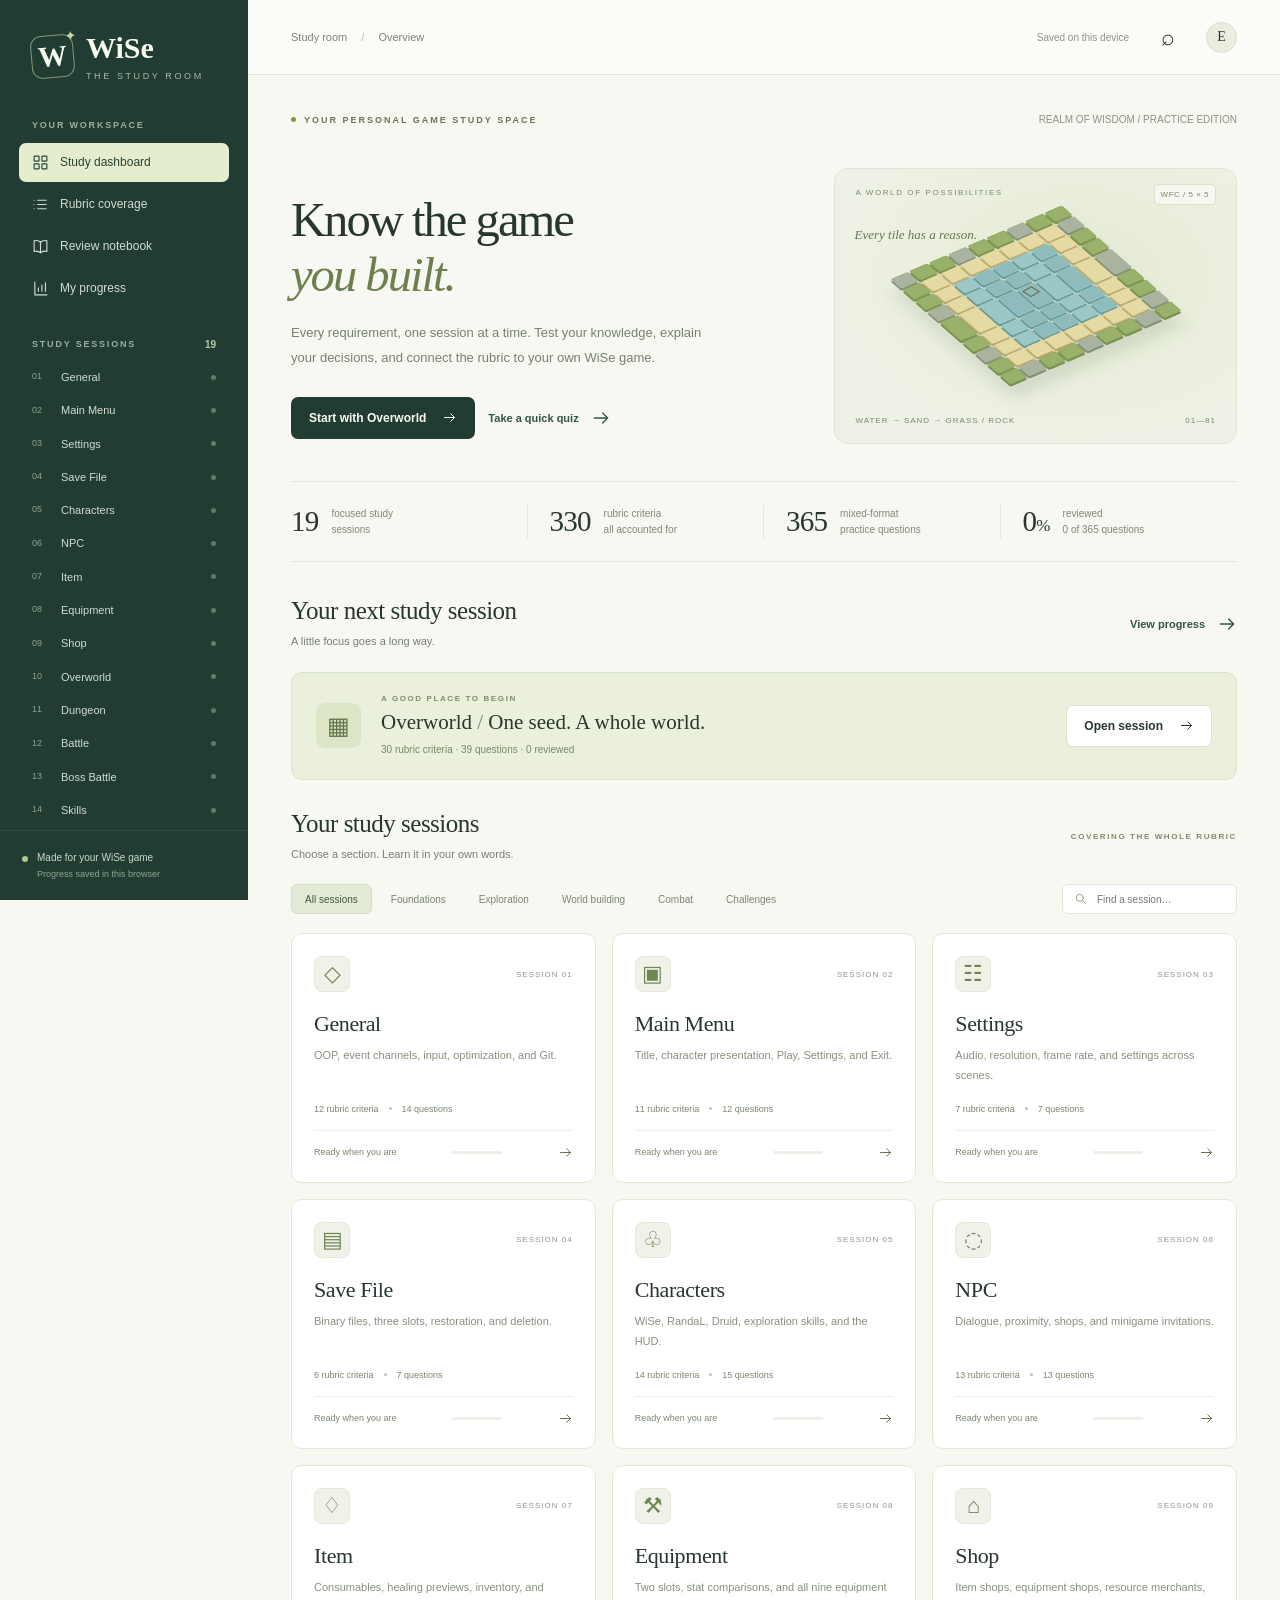
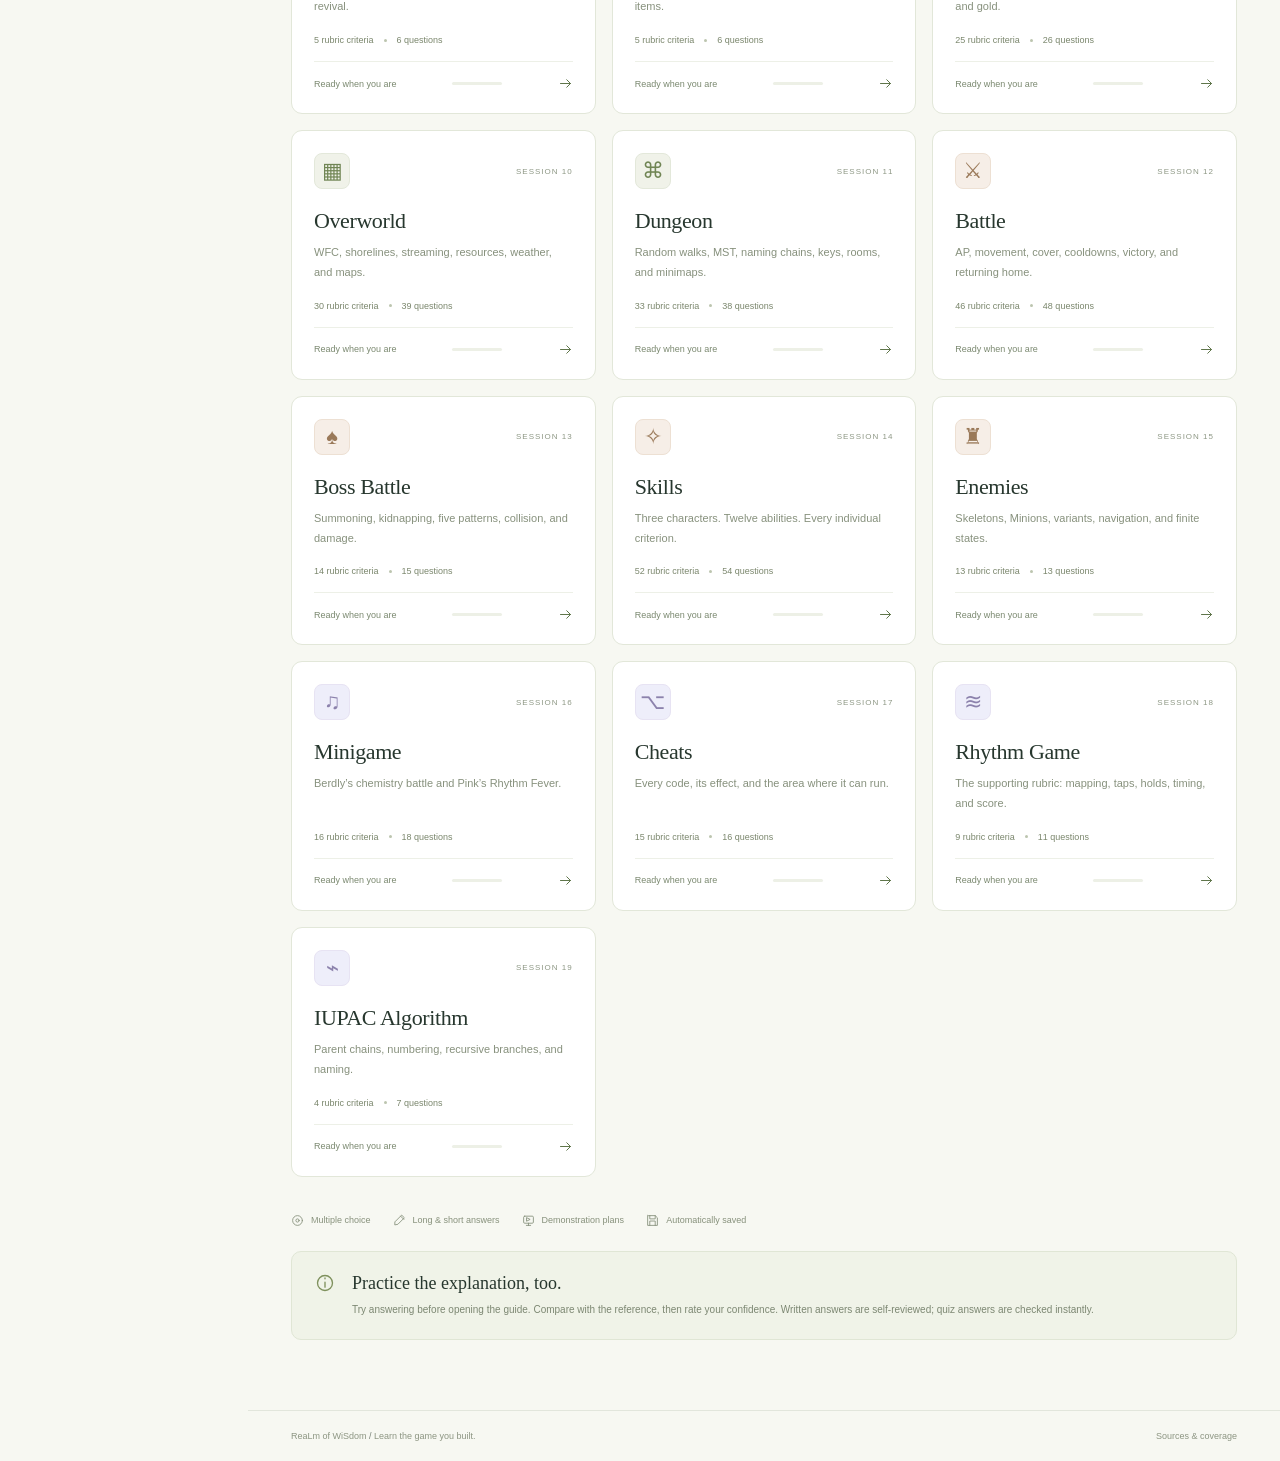
<file: index.html>
<!doctype html>
<html lang="en">
<head>
  <meta charset="UTF-8"><meta name="viewport" content="width=device-width,initial-scale=1">
  <meta name="description" content="Practice every WiSe rubric requirement, one study session at a time. Quizzes, explanations, demonstration plans, and your game’s source references.">
  <meta name="theme-color" content="#203c33">
  <title>WiSe — Your study room</title>
  <link rel="icon" href="favicon.svg" type="image/svg+xml">
  <link rel="stylesheet" href="styles.css">
  <script defer src="library/vendor/marked.js"></script><script defer src="library/vendor/purify.js"></script>
  <script defer src="app.js"></script>
</head>
<body>
  <a href="#main" class="skip-link">Skip to content</a>
  <aside class="sidebar" id="sidebar" aria-label="Study navigation">
    <a href="#home" class="brand"><span class="brand-mark">W<span>✦</span></span><span>WiSe<span class="brand-sub">THE STUDY ROOM</span></span></a>
    <div class="nav-eyebrow">YOUR WORKSPACE</div>
    <nav id="primary-nav"></nav>
    <div class="nav-eyebrow session-nav-label">STUDY SESSIONS <span>19</span></div>
    <nav id="section-nav" aria-label="Rubric sections"></nav>
    <div class="sidebar-bottom"><span class="save-dot"></span><div>Made for your WiSe game<small>Progress saved in this browser</small></div></div>
  </aside>
  <div class="page-shell">
    <header class="topbar"><div class="topbar-left"><button id="menu-button" class="icon-button mobile-only" aria-label="Toggle navigation" aria-controls="sidebar" aria-expanded="false">☰</button><span id="breadcrumb">Study room <span>/</span> Overview</span></div><div class="topbar-actions"><span class="saved-label" id="save-label">Saved on this device</span><button class="icon-button" id="search-button" aria-label="Search all questions">⌕</button><a class="avatar" href="#progress" aria-label="Your progress">E</a></div></header>
    <main id="main" tabindex="-1"><div class="loading"><span class="loading-mark">W</span><p>Opening your study room…</p></div></main>
    <footer class="page-footer"><span>ReaLm of WiSdom <span class="muted">/</span> Learn the game you built.</span><a href="#sources">Sources & coverage</a></footer>
  </div>
  <dialog id="search-dialog" class="search-dialog"><div class="dialog-top"><h2>Find a question</h2><button class="icon-button" data-close-dialog="search-dialog" aria-label="Close search">×</button></div><label class="sr-only" for="search-input">Search questions, sections, or source rows</label><input id="search-input" placeholder="Try WFC, Druid, cooldown, or Overworld!B17…" type="search"><div id="search-results"></div></dialog>
  <dialog id="confirm-dialog"><div class="dialog-top"><h2 id="confirm-title">Start a fresh attempt?</h2><button class="icon-button" data-close-dialog="confirm-dialog" aria-label="Close confirmation">×</button></div><p id="confirm-text"></p><div class="dialog-actions"><button class="button secondary" data-close-dialog="confirm-dialog">Cancel</button><button class="button primary" id="confirm-action">Continue</button></div></dialog>
  <input id="import-file" type="file" accept="application/json,.json" hidden>
  <div id="toast" role="status" aria-live="polite"></div>
  <noscript>This study room needs JavaScript to save answers and run quizzes.</noscript>
</body>
</html>
</file>
<file: styles.css>
:root{--green:#203c33;--forest:#315548;--olive:#61743c;--lime:#e5edc7;--ink:#27372e;--muted:#758075;--paper:#f7f8f2;--line:#e2e6dc;--white:#fff;--amber:#976428;--red:#9b4a3b;--radius:14px;font-family:'Segoe UI',Arial,sans-serif;color:var(--ink);background:var(--paper);font-synthesis:none}
*{box-sizing:border-box}body{margin:0}button,input,textarea,select{font:inherit}button,a,input,textarea,select{-webkit-tap-highlight-color:transparent}button{cursor:pointer}a{color:inherit;text-decoration:none}button:disabled{cursor:default;opacity:.45}a:focus-visible,button:focus-visible,input:focus-visible,textarea:focus-visible,select:focus-visible,summary:focus-visible{outline:3px solid #93a864;outline-offset:4px}button{color:inherit}svg{width:20px;height:20px;fill:none;stroke:currentColor;stroke-width:1.6;stroke-linecap:round;stroke-linejoin:round;flex-shrink:0}p{line-height:1.7}h1,h2,h3,p{margin-top:0}.muted{color:var(--muted)}.sr-only{position:absolute;width:1px;height:1px;overflow:hidden;clip:rect(0,0,0,0);white-space:nowrap}.skip-link{position:fixed;top:-80px;left:280px;z-index:100;background:var(--green);color:white;padding:12px}.skip-link:focus{top:12px}.sidebar{position:fixed;inset:0 auto 0 0;width:248px;background:var(--green);color:#d1dcd2;padding:31px 19px 105px;overflow-y:auto;z-index:20;scrollbar-width:thin;scrollbar-color:#647b6a transparent}.brand{display:flex;gap:12px;align-items:center;padding:0 12px 39px;font:600 30px Georgia,serif;color:#f8f9ee}.brand-mark{width:43px;height:43px;border:1px solid #839778;display:grid;place-items:center;transform:rotate(-5deg);position:relative;border-radius:11px;font-size:29px}.brand-mark>span{font:14px Arial;position:absolute;right:-5px;top:-7px;color:#c6d9a3}.brand-sub{display:block;font:9px 'Segoe UI',sans-serif;letter-spacing:2.6px;margin-top:6px;color:#a9bbaa}.nav-eyebrow{font-size:9px;letter-spacing:1.8px;color:#9baf9c;margin:0 13px 13px;font-weight:600}.nav-eyebrow>span{float:right;color:#b7c8ad;letter-spacing:0;font-size:10px}.nav-item{display:flex;align-items:center;gap:11px;padding:11px 13px;border-radius:7px;font-size:12px;line-height:1.3;margin:3px 0}.nav-item svg{width:17px;height:17px}.nav-item.active{background:#e4edce;color:#274333}.nav-item:not(.active):hover{background:#ffffff0c;color:white}.nav-count{margin-left:auto;font-size:10px;color:#a5b69d}.active .nav-count{color:var(--forest)}.session-nav-label{margin-top:31px}.section-nav-item{font-size:11px;padding:8px 13px}.section-nav-item .nav-no{font-size:9px;color:#91a58c;min-width:18px;font-variant-numeric:tabular-nums}.section-nav-item .tiny-dot{margin-left:auto;width:5px;height:5px;border-radius:50%;background:#637c60}.section-nav-item .tiny-dot.done{background:#b6cf83}.sidebar-bottom{position:fixed;bottom:0;left:0;width:248px;padding:21px 22px;background:var(--green);border-top:1px solid #ffffff12;display:flex;gap:9px;align-items:flex-start;font-size:10px;color:#cad7c6}.save-dot{width:6px;height:6px;background:#b1c88c;border-radius:50%;margin-top:4px;flex-shrink:0}.sidebar-bottom small{display:block;font-size:9px;margin-top:6px;color:#8fa78e}.page-shell{margin-left:248px}.topbar{height:75px;border-bottom:1px solid var(--line);padding:0 43px;display:flex;justify-content:space-between;align-items:center;background:#fbfcf7}.topbar-left{display:flex;gap:12px;align-items:center}#breadcrumb{font-size:11px;color:#7b8476}#breadcrumb span{margin:0 11px;color:#b4bcae}.topbar-actions{display:flex;gap:21px;align-items:center}.saved-label{font-size:10px;color:#8a9285}.avatar{display:grid;place-items:center;width:31px;height:31px;background:#eaeddf;border:1px solid #d8dece;border-radius:50%;font:14px Georgia,serif}.icon-button{border:0;background:transparent;padding:7px;font-size:23px;line-height:1;min-width:35px;min-height:35px;display:inline-grid;place-items:center;border-radius:6px}.icon-button:hover{background:#dce3d450}.mobile-only{display:none}main{max-width:1450px;min-height:calc(100vh - 145px);padding:39px 43px 70px;margin:auto;outline:none}.eyebrow{font-size:9px;font-weight:650;letter-spacing:2px;text-transform:uppercase;color:#687756;display:flex;gap:8px;align-items:center}.eyebrow .dot{width:5px;height:5px;background:#829849;border-radius:50%}.welcome-line{display:flex;justify-content:space-between;align-items:center;margin-bottom:28px}.date-stamp{font-size:10px;color:#8b9382}.hero{display:grid;grid-template-columns:1.2fr .95fr;gap:35px;align-items:center;padding:15px 0 37px}.hero h1{font:400 clamp(37px,3.8vw,59px)/1.12 Georgia,serif;letter-spacing:-2px;margin:20px 0 19px}.hero h1 em{font-weight:400;color:#6e7f4f}.hero p{max-width:420px;font-size:12px;line-height:1.9;color:#76816f;margin-bottom:26px}.hero-actions{display:flex;gap:13px;align-items:center}.button{border:1px solid transparent;border-radius:7px;display:inline-flex;gap:16px;align-items:center;justify-content:center;padding:12px 17px;font-size:11px;font-weight:600;line-height:1.35;min-height:41px}.button svg{width:15px;height:15px}.primary{background:var(--green);color:#f9fbf1}.primary:hover{background:#385545}.secondary{background:#fff;border-color:#dce2d3}.secondary:hover{background:#edf1e4}.text-link{display:inline-flex;gap:12px;align-items:center;font-size:11px;color:var(--forest);font-weight:600}.text-link:hover{text-decoration:underline}.hero-art{height:276px;position:relative;border-radius:14px;border:1px solid #e0e4d3;background:radial-gradient(ellipse at 60% 40%,#e5ebd4,transparent 72%),#eef1e5;overflow:hidden}.art-header,.art-bottom{position:absolute;left:20px;right:20px;display:flex;justify-content:space-between;font-size:8px;letter-spacing:1.6px;color:#7b8968;z-index:2}.art-header{top:19px}.art-bottom{bottom:18px;letter-spacing:1px}.art-header b{font-weight:500;background:#fff8;border:1px solid #d9e1c8;border-radius:4px;padding:5px 6px;margin-top:-4px;letter-spacing:.5px}.tile-grid{width:209px;height:209px;display:grid;grid-template-columns:repeat(9,1fr);gap:2px;position:absolute;left:50%;top:46%;transform:translate(-50%,-50%) rotateX(52deg) rotateZ(-35deg);transform-style:preserve-3d;filter:drop-shadow(-10px 19px 10px #5b74532a)}.tile{background:#99b16a;border:1px solid #8fa65f;border-radius:2px;box-shadow:-2px 3px 0 #79934d}.tile.water{background:#8ebcbc;border-color:#93c6c2;box-shadow:-2px 3px 0 #689998}.tile.sand{background:#e5d9a4;border-color:#dfd19b;box-shadow:-2px 3px 0 #baa96d}.tile.rock{background:#aab3a0;border-color:#a7b39d;box-shadow:-2px 3px 0 #829178}.tile.water:nth-child(3n){background:#9bc8c6}.art-seed{position:absolute;top:58px;left:19px;font:italic 13px Georgia,serif;color:#63794f}.tile.boat:after{content:'◇';display:block;color:#6a5632;transform:rotate(35deg);text-align:center;font-size:23px;font-weight:800;line-height:18px}.stats-row{display:grid;grid-template-columns:repeat(4,1fr);border-top:1px solid var(--line);border-bottom:1px solid var(--line);padding:23px 0;margin-bottom:35px}.stat{padding:0 22px;border-right:1px solid var(--line);display:flex;align-items:center;gap:13px}.stat:first-child{padding-left:0}.stat:last-child{border:0}.stat strong{font:29px Georgia,serif;letter-spacing:-.8px}.stat span{font-size:10px;line-height:1.55;color:#7f8878;max-width:100px}.section-heading{display:flex;align-items:center;justify-content:space-between;gap:15px;margin:30px 0 21px}.section-heading h2{font:25px Georgia,serif;letter-spacing:-.5px;margin:0 0 7px}.section-heading p{font-size:11px;color:var(--muted);margin:0}.continue-card{background:#eaf0dc;border:1px solid #dbe4c9;border-radius:11px;display:flex;align-items:center;padding:21px 24px;gap:20px}.continue-symbol{background:#dce6c6;border-radius:9px;display:grid;place-items:center;flex-shrink:0;width:45px;height:45px;font-size:24px;color:#63794b}.overline{font-size:8px;letter-spacing:1.6px;color:#7f8c68;font-weight:600}.continue-card h3{font:21px Georgia,serif;margin:7px 0 6px}.continue-card p{font-size:10px;color:#7a8768;margin:0}.continue-card .button{margin-left:auto}.filterbar{display:flex;justify-content:space-between;gap:15px;flex-wrap:wrap;margin-bottom:19px}.chips{display:flex;gap:5px;flex-wrap:wrap}.chip{border:1px solid transparent;background:transparent;color:#7b8475;padding:7px 13px;border-radius:6px;font-size:10px}.chip.selected{background:#e4ead8;border-color:#d5dfc8;color:#3f583b}.chip:hover{background:#e8eddf}.inline-search{display:flex;align-items:center;gap:7px;border:1px solid var(--line);background:#fff;border-radius:6px;padding:7px 11px}.inline-search svg{width:14px;height:14px;color:#8e9984}.inline-search input{border:0;outline:none;background:transparent;font-size:10px;width:130px;color:var(--ink)}.section-grid{display:grid;grid-template-columns:repeat(3,minmax(0,1fr));gap:16px}.section-card{background:white;border:1px solid #e2e7d9;border-radius:11px;padding:22px;display:flex;flex-direction:column;min-height:230px;transition:transform .18s,border-color .18s,box-shadow .18s}.section-card:hover{transform:translateY(-3px);border-color:#afbf91;box-shadow:0 7px 25px #324b2010}.card-header{display:flex;justify-content:space-between;align-items:center;margin-bottom:19px}.section-icon{display:grid;place-items:center;width:36px;height:36px;background:#f0f2e9;border:1px solid #e3e8da;border-radius:8px;font-size:22px;color:#708554}.section-icon.combat{background:#f6eee7;color:#9a7959;border-color:#ede0d3}.section-icon.challenges{background:#eeeefa;color:#8c82ac;border-color:#e7e3f3}.session-no{font-size:8px;color:#8d9784;letter-spacing:1px}.section-card h3{font:22px Georgia,serif;letter-spacing:-.4px;margin:0 0 9px}.section-card p{font-size:10px;color:#87917d;line-height:1.8;margin:0 0 18px}.card-info{font-size:9px;color:#7a866c;display:flex;gap:10px;align-items:center;margin-top:auto;margin-bottom:16px}.card-info .separator{width:3px;height:3px;background:#bcc5af;border-radius:50%}.card-foot{padding-top:14px;border-top:1px solid #edf0e7;display:flex;justify-content:space-between;gap:10px;align-items:center}.card-foot>span{font-size:9px;color:#7b8970}.card-foot strong{font-weight:500;color:#597043}.card-foot svg{width:15px;height:15px;color:#60764b}.mini-track{height:3px;background:#edf0e6;flex:1;max-width:50px;border-radius:5px;overflow:hidden}.mini-track i{display:block;height:100%;background:#91a76a}.format-legend{display:flex;gap:22px;flex-wrap:wrap;padding:24px 0;margin-top:13px;color:#87917c;font-size:9px}.format-legend span{display:flex;gap:7px;align-items:center}.format-legend svg{width:13px;height:13px}.tip{border:1px solid #e0e6d5;padding:21px 23px;border-radius:10px;display:flex;gap:17px;background:#f0f3e8}.tip svg{color:#7e905c;flex-shrink:0}.tip h3{font:18px Georgia,serif;margin-bottom:7px}.tip p{font-size:10px;color:#7c8772;margin:0}.page-footer{padding:20px 43px;border-top:1px solid var(--line);display:flex;justify-content:space-between;gap:15px;font-size:9px;color:#8c9582}.page-footer a:hover{text-decoration:underline}.page-title{font:42px Georgia,serif;letter-spacing:-1.2px;margin:16px 0 14px}.page-intro{max-width:660px;font-size:12px;color:#7b8673;margin-bottom:28px}.page-top-actions{display:flex;gap:10px;flex-wrap:wrap;margin:20px 0 30px}.session-heading{display:flex;gap:20px;justify-content:space-between;align-items:flex-start;margin-bottom:26px}.session-heading .page-title{margin-top:13px;margin-bottom:9px}.session-heading p{font-size:11px;color:var(--muted);margin:0}.session-tools{display:flex;gap:8px;align-items:center;margin-top:15px}.session-layout{display:grid;grid-template-columns:minmax(0,1fr) 222px;gap:24px;align-items:start}.question-panel{border:1px solid var(--line);border-radius:13px;background:#fff;overflow:hidden}.question-panel-top{padding:19px 27px;border-bottom:1px solid var(--line);display:flex;justify-content:space-between;align-items:center;background:#fcfdf9;font-size:10px;color:#8b967f}.question-type{display:flex;gap:7px;align-items:center;color:#73865b}.question-type svg{width:14px;height:14px}.question-content{padding:28px}.source-label{font-size:9px;color:#8d987e;display:flex;gap:7px;align-items:center;margin-bottom:15px;flex-wrap:wrap}.badge{border:1px solid #dfe6d4;border-radius:4px;padding:4px 7px;font-size:8px;letter-spacing:.5px;color:#76865e;background:#f2f5eb}.badge.warm{background:#fbf0df;color:#9b763d;border-color:#f1ddbb}.question-content h2{font:26px/1.45 Georgia,serif;letter-spacing:-.3px;margin-bottom:17px}.question-prompt{font-size:12px;line-height:1.9;margin-bottom:24px;color:#69775e}.warning{padding:13px 15px;border-left:3px solid #cba66e;background:#fbf6eb;font-size:11px;line-height:1.7;color:#947346;margin:17px 0 22px;border-radius:0 6px 6px 0}.choices{display:grid;gap:10px;margin:22px 0}.choice{display:flex;gap:13px;align-items:flex-start;border:1px solid #e1e7d9;padding:16px;border-radius:8px;cursor:pointer;font-size:11px;line-height:1.7;position:relative}.choice:hover{background:#f6f8f0}.choice:has(input:checked){background:#f0f5e5;border-color:#93a775}.choice.correct{background:#ecf4e7;border-color:#83a16b}.choice.incorrect{background:#fbefeb;border-color:#c79887}.choice input{margin:3px 0 0;accent-color:#567349;flex-shrink:0}.choice-letter{font-size:10px;color:#8a977c;font-weight:600}.answer-field{display:block;margin:18px 0}.answer-field>span{display:block;font-size:10px;font-weight:600;color:#738464;margin-bottom:9px}.answer-field textarea{width:100%;border:1px solid #dfe5d5;background:#fcfdf9;border-radius:8px;resize:vertical;padding:15px;font-size:12px;line-height:1.8;color:#3d5036;min-height:100px}.answer-field textarea::placeholder{color:#a0aa94}.field-help{font-size:9px;color:#939e88;display:block;line-height:1.7;margin-top:6px}.personal-notes{margin:17px 0;font-size:10px;color:#86937b}.personal-notes summary{cursor:pointer;padding:7px 0}.personal-notes textarea{min-height:80px}.question-actions{display:flex;align-items:center;justify-content:space-between;gap:10px;margin-top:26px}.bookmark{border:0;background:transparent;color:#8c997d;display:flex;align-items:center;gap:7px;font-size:10px;padding:9px}.bookmark.on{color:#7f742d}.bookmark svg{width:15px;height:15px}.feedback{margin-top:25px;border-top:1px solid var(--line);padding-top:25px}.feedback h3{font:21px Georgia,serif;margin-bottom:12px}.feedback>p{font-size:12px;color:#6f7f62;line-height:1.85}.result-label{font-size:10px;font-weight:600;display:flex;gap:7px;align-items:center;margin-bottom:15px;color:#4f7743}.result-label.wrong{color:var(--red)}.result-label svg{width:16px;height:16px}.model-notes{font-size:11px;line-height:1.8;color:#738169}.model-notes h4{font-size:11px;color:#526748;margin:18px 0 8px}.model-notes p{margin-bottom:12px}.model-notes ul,.model-notes ol{padding-left:19px}.model-notes table{border-collapse:collapse;display:block;overflow:auto;max-width:100%;margin:12px 0;font-size:10px}.model-notes th,.model-notes td{padding:8px;border:1px solid var(--line);min-width:70px}.model-notes pre{overflow:auto;padding:12px;background:#f3f5ed}.model-notes code{font-size:10px}.reference-actions{display:flex;gap:18px;flex-wrap:wrap;margin:20px 0}.self-check{padding:15px;background:#f5f7ef;border:1px solid #e8eddc;border-radius:8px;margin:20px 0}.self-check h4{font-size:10px;letter-spacing:.4px;margin:0 0 11px;color:#6b7b5a}.self-check label{font-size:10px;display:flex;align-items:flex-start;gap:8px;line-height:1.7;margin:8px 0;color:#7b896d}.self-check input{accent-color:#66804e}.rating-label{font-size:10px;font-weight:600;color:#768767;margin:22px 0 11px}.ratings{display:flex;gap:8px;flex-wrap:wrap}.rating{border:1px solid #dce4d0;border-radius:6px;background:white;padding:10px 12px;font-size:10px}.rating.active{border-color:#829c60;background:#eaf1df;color:#4e6b37}.question-nav{display:flex;justify-content:space-between;gap:12px;align-items:center;padding:17px 24px;border-top:1px solid var(--line);background:#fbfcf7}.question-nav .text-link{font-size:10px}.session-aside{position:sticky;top:20px}.aside-card{border:1px solid var(--line);background:#fff;border-radius:10px;padding:20px;margin-bottom:15px}.aside-card h3{font:19px Georgia,serif;margin-bottom:13px}.aside-card p{font-size:10px;color:#8b967f;margin:7px 0;line-height:1.8}.progress-bar{height:5px;border-radius:6px;background:#edf1e5;overflow:hidden}.progress-bar i{display:block;height:100%;background:#8fa669}.aside-count{display:flex;justify-content:space-between;font-size:9px;color:#8c977e;margin:11px 0 14px}.question-dots{display:grid;grid-template-columns:repeat(6,1fr);gap:6px;margin-top:18px;max-height:310px;overflow-y:auto;padding:2px}.question-dot{border:1px solid #e4e8dc;border-radius:5px;font-size:9px;min-width:24px;height:25px;background:#f9faf5;color:#9ba58f;display:grid;place-items:center}.question-dot.current{outline:2px solid #8ea569;outline-offset:1px;color:var(--green)}.question-dot.done{background:#e3edcf;border-color:#c5d5a8;color:#5f793d}.question-dot.review{background:#f6ebd8;border-color:#ead6b2;color:#9f7c40}.aside-small{font-size:9px;color:#95a084;margin-top:13px;line-height:1.7}.aside-card .text-link{font-size:10px}.session-mode{font-size:10px;border:1px solid #dfe5d5;border-radius:6px;padding:9px;background:#fff;max-width:180px}.list-toolbar{display:flex;gap:12px;flex-wrap:wrap;align-items:center;margin:24px 0}.list-toolbar select,.list-toolbar input{border:1px solid #dce4d0;border-radius:6px;background:#fff;padding:10px 12px;font-size:11px}.list-toolbar input{min-width:235px;flex:1}.coverage-group{border:1px solid var(--line);background:#fff;border-radius:10px;margin-bottom:13px;overflow:hidden}.coverage-group>summary{cursor:pointer;display:flex;justify-content:space-between;align-items:center;padding:19px 22px;gap:15px;list-style:none}.coverage-group>summary h2{font:21px Georgia,serif;margin:0 0 6px}.coverage-group>summary p{font-size:9px;color:#8a967c;margin:0}.coverage-group>summary .summary-count{font-size:10px;color:#73895c;white-space:nowrap}.coverage-row{border-top:1px solid #edf0e6;display:flex;align-items:center;gap:13px;padding:14px 22px}.coverage-row:hover{background:#f8faf3}.row-status{width:20px;height:20px;display:grid;place-items:center;border-radius:50%;background:#f1f4e9;color:#899b70;font-size:10px;flex-shrink:0}.row-status.completed{background:#dfebca;color:#52742f}.row-status.weak{background:#f7e9cf;color:#aa8143}.row-info{min-width:0;flex:1}.row-info strong{font-size:11px;font-weight:500;display:block;line-height:1.7}.row-info small{display:block;font-size:9px;color:#98a28b;line-height:1.7;margin-top:3px}.coverage-row svg{width:14px;height:14px;color:#8a9b70}.question-list{display:grid;gap:10px}.question-list .coverage-row{border:1px solid var(--line);border-radius:9px;background:white;padding:19px}.empty{padding:60px 25px;text-align:center;border:1px dashed #d8e1cc;border-radius:12px;background:#fafcf5}.empty h2{font:26px Georgia,serif}.empty p{font-size:12px;color:#8a967d;max-width:450px;margin:0 auto 22px}.notice{font-size:11px;line-height:1.9;color:#7c886e;background:#eef3e3;border:1px solid #dce5cc;padding:19px 22px;border-radius:9px;margin:23px 0}.notice strong{color:#5e7548}.progress-table{background:white;border:1px solid var(--line);border-radius:10px;overflow:hidden}.progress-row{display:grid;grid-template-columns:1.3fr 1fr 70px 40px;gap:20px;align-items:center;padding:19px 22px;border-bottom:1px solid #eef1e7;font-size:11px}.progress-row:last-child{border:0}.progress-row .progress-bar{max-width:260px}.progress-row small{font-size:10px;color:#8a977a}.progress-row.head{background:#f1f5e8;color:#7a8b64;font-size:9px;letter-spacing:.5px}.summary-box{padding:35px;border:1px solid #dce5cb;border-radius:12px;background:#edf3e2;text-align:center;margin-bottom:24px}.summary-box h2{font:33px Georgia,serif;margin:15px 0}.summary-box p{font-size:12px;color:#7f8d6d}.summary-stats{display:flex;gap:35px;justify-content:center;margin:28px 0}.summary-stats strong{display:block;font:32px Georgia,serif;margin-bottom:7px}.summary-stats span{font-size:10px;color:#7b8b68}.source-grid{display:grid;grid-template-columns:1fr 1fr;gap:18px}.source-card{border:1px solid var(--line);border-radius:10px;background:white;padding:25px}.source-card h2{font:23px Georgia,serif}.source-card p,.source-card li{font-size:11px;line-height:1.9;color:#7a876d}.source-card ul{padding-left:18px}.source-card .text-link{margin-top:10px}.loading{text-align:center;padding:100px}.loading-mark{display:inline-grid;place-items:center;width:60px;height:60px;background:var(--green);color:#e4edce;border-radius:15px;font:40px Georgia,serif}.loading p{font-size:12px;margin:22px;color:#7f906b}dialog{border:1px solid #d8e0ce;border-radius:14px;box-shadow:0 30px 100px #12251240;padding:27px;width:min(600px,calc(100% - 30px));color:var(--ink);background:#fbfcf7}dialog::backdrop{background:#18312677;backdrop-filter:blur(3px)}.dialog-top{display:flex;justify-content:space-between;align-items:center;margin-bottom:20px}.dialog-top h2{font:27px Georgia,serif;margin:0}dialog>p{font-size:12px;color:#7f8c72}.dialog-actions{display:flex;justify-content:flex-end;gap:10px;margin-top:25px}.search-dialog{max-height:85vh}.search-dialog>input{width:100%;padding:14px;border:1px solid #dce4d0;border-radius:7px;font-size:12px;margin-bottom:20px}.search-dialog #search-results{overflow-y:auto;max-height:53vh}.search-dialog .coverage-row{padding:13px 6px}#toast{position:fixed;bottom:25px;left:calc(50% + 124px);transform:translateX(-50%) translateY(30px);background:var(--green);border:1px solid #71846b;color:#f5f8ed;box-shadow:0 9px 20px #12251220;padding:12px 22px;border-radius:8px;font-size:11px;max-width:90%;opacity:0;pointer-events:none;transition:.2s;z-index:100}#toast.show{transform:translateX(-50%) translateY(0);opacity:1}.import-note{font-size:10px;color:#8d987f}.reset-button{border:1px solid #e6dbcf;background:transparent;color:#9e7d61;font-size:10px;border-radius:6px;padding:10px 13px}.summary-actions{display:flex;gap:12px;justify-content:center;flex-wrap:wrap}.mobile-close{display:none}.no-results{font-size:12px;color:#8d987d;padding:30px 10px}.print-only{display:none}
@media(min-width:1500px){main{padding-top:50px}.hero-art{height:310px}.hero{gap:70px}.tile-grid{width:235px;height:235px}.section-card{min-height:245px;padding:25px}}
@media(max-width:1150px){.sidebar{width:215px}.sidebar-bottom{width:215px}.page-shell{margin-left:215px}.topbar{padding:0 28px}main{padding:30px 28px 55px}.hero{gap:20px}.hero h1{font-size:43px}.hero-art{height:259px}.section-grid{gap:13px}.section-card{padding:18px}.session-layout{grid-template-columns:minmax(0,1fr) 190px;gap:17px}.question-content{padding:23px}.aside-card{padding:16px}.question-dots{grid-template-columns:repeat(5,1fr)}.saved-label{display:none}.stat{padding:0 13px;gap:10px}.stat strong{font-size:26px}.page-footer{padding:20px 28px}#toast{left:calc(50% + 107px)}}
@media(max-width:950px){.section-grid{grid-template-columns:repeat(2,minmax(0,1fr))}.hero{grid-template-columns:1fr .8fr}.hero h1{font-size:38px;letter-spacing:-1.5px}.hero-art{height:240px}.tile-grid{width:174px;height:174px}.hero-actions{gap:10px}.hero-actions .button{padding:11px 13px;font-size:10px}.stat{display:block}.stat strong{display:block;margin-bottom:7px}.stat span{font-size:9px}.session-layout{grid-template-columns:1fr}.session-aside{position:static;display:grid;grid-template-columns:1fr 1fr;gap:15px}.question-dots{grid-template-columns:repeat(10,1fr);max-height:110px}.session-heading{display:block}.session-tools{margin-top:20px}.source-grid{grid-template-columns:1fr}}
@media(max-width:740px){.sidebar{transform:translateX(-100%);transition:transform .2s;width:248px}.sidebar-bottom{width:248px}.menu-open .sidebar{transform:translateX(0);box-shadow:20px 0 100px #142a2040}.page-shell{margin-left:0}.mobile-only{display:inline-grid}.topbar{padding:0 19px;height:64px}.topbar-actions{gap:10px}.topbar #breadcrumb{font-size:10px}main{padding:26px 21px 45px}.welcome-line{margin-bottom:10px}.date-stamp{display:none}.hero{grid-template-columns:1fr;gap:25px;padding-bottom:26px}.hero h1{font-size:44px;margin-top:12px}.hero p{max-width:480px}.hero-art{height:240px}.tile-grid{width:213px;height:213px}.art-seed{top:55px}.stats-row{padding:20px 0;margin-bottom:23px}.stat{padding:0 14px}.stat strong{font-size:25px}.stat span{font-size:9px}.section-heading{margin-top:26px}.section-heading h2{font-size:23px}.section-heading .text-link{font-size:9px;gap:6px}.continue-card{padding:18px;gap:13px;flex-wrap:wrap}.continue-card .button{margin-left:auto}.continue-card h3{font-size:20px}.continue-symbol{width:38px;height:38px}.section-card{min-height:226px}.filterbar{display:block}.inline-search{margin-top:12px}.inline-search input{width:100%}.chips .chip{padding:7px 11px}.page-footer{padding:20px 21px;font-size:8px}.eyebrow{font-size:8px;letter-spacing:1.8px}.page-title{font-size:36px}.page-intro{font-size:11px}.question-content{padding:22px}.question-content h2{font-size:24px}.question-prompt{font-size:11px}.question-panel-top{padding:17px 22px}.session-aside{grid-template-columns:1fr}.question-dots{max-height:120px}.question-nav{padding:16px}.source-label{font-size:8px}.question-actions{gap:5px}.bookmark{font-size:9px;padding:7px}.ratings{gap:5px}.rating{padding:10px;font-size:9px}.list-toolbar input{min-width:100%;}.list-toolbar select{flex:1}.progress-row{grid-template-columns:1fr 80px 45px;gap:10px;padding:18px}.progress-row>.progress-bar{display:none}.progress-row.head span:nth-child(2){display:none}.coverage-group>summary{padding:18px}.coverage-row{padding:15px 17px}.summary-stats{gap:26px}.summary-box{padding:25px 18px}.summary-stats strong{font-size:29px}.summary-stats span{font-size:9px}.summary-box h2{font-size:29px}.format-legend{gap:15px}#toast{left:50%}.skip-link{left:16px}.topbar-actions .icon-button{font-size:26px}.dialog-top h2{font-size:24px}}
@media(max-width:430px){.section-grid{grid-template-columns:1fr}.section-card{min-height:210px}.hero h1{font-size:41px}.stats-row{grid-template-columns:repeat(4,1fr)}.stat{padding:0 10px}.stat strong{font-size:23px}.stat span{font-size:8px}.hero-actions{gap:16px}.continue-card .button{margin:7px 0 0;width:100%}.section-heading .text-link{max-width:85px;line-height:1.5}.question-content{padding:18px}.question-content h2{font-size:23px}.choice{padding:13px;font-size:11px}.question-actions{flex-wrap:wrap}.question-actions .primary{flex:1}.page-footer{line-height:1.7}.source-card{padding:20px}.topbar #breadcrumb span{margin:0 6px}.session-tools{flex-wrap:wrap}}
@media(prefers-reduced-motion:reduce){*{scroll-behavior:auto!important;transition:none!important;animation:none!important}}
@media print{.sidebar,.topbar,.page-footer,.page-top-actions,.filterbar,.session-tools,.question-nav,.question-actions,#toast{display:none!important}.page-shell{margin:0}main{padding:0;max-width:none}.question-panel,.source-card,.coverage-group{break-inside:avoid}.print-only{display:block}.progress-bar{print-color-adjust:exact}.session-layout{display:block}.session-aside{display:none}}

/* Reading and state feedback refinements. */
button.text-link{background:transparent;border:0;padding:0;text-align:left}.progress-bar{display:block;width:100%}.choice.incorrect:has(input:checked){background:#fbefeb;border-color:#c79887}.question-prompt{font-size:13px}.choice{font-size:12px}.section-card p{font-size:11px}.model-notes{font-size:12px}.button{font-size:12px}.hero p{font-size:13px}@media(max-width:740px){.question-prompt{font-size:12px}.choice{font-size:12px}.button{font-size:11px}.hero p{font-size:12px}}
</file>
